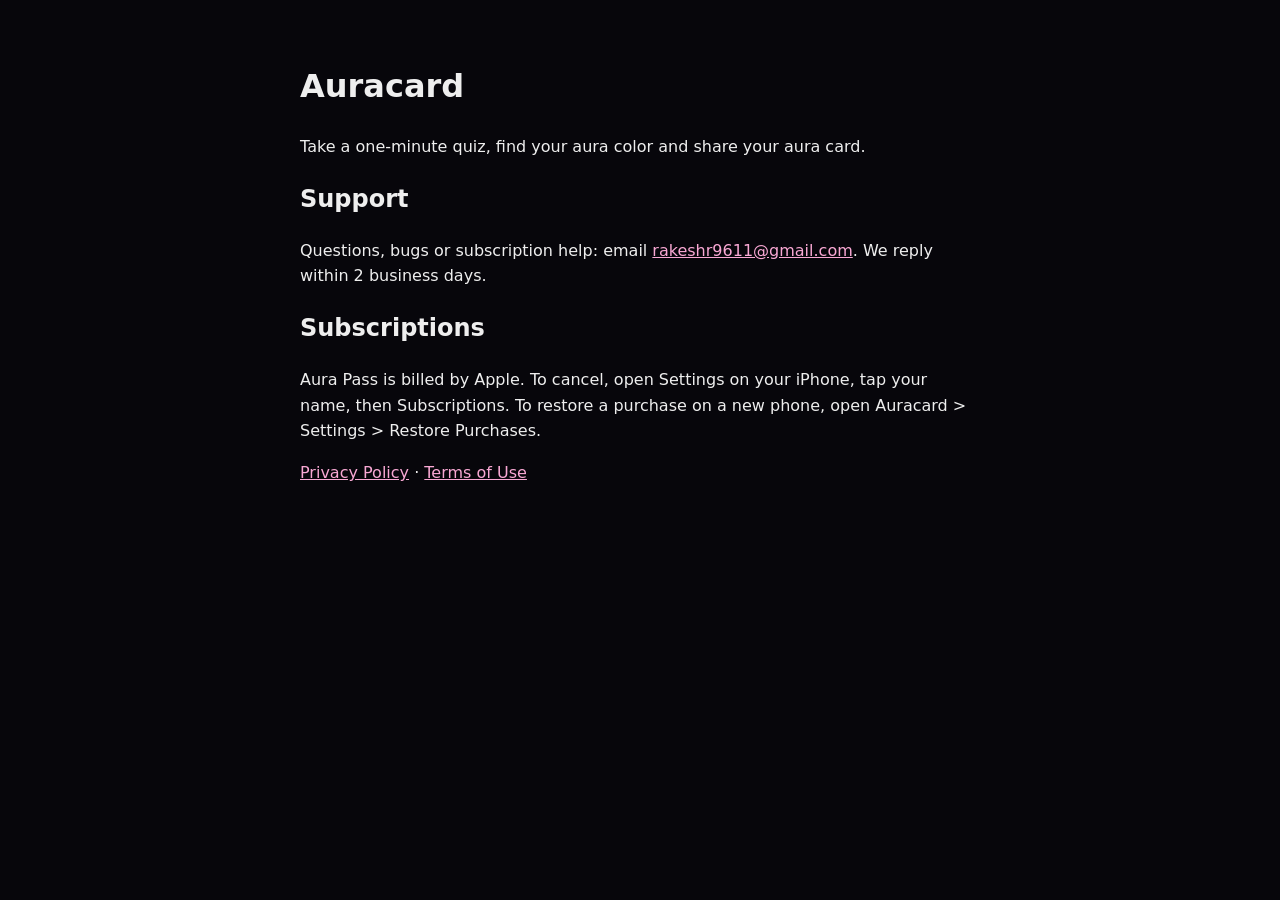
<file: index.html>
<!DOCTYPE html><html lang="en"><head><meta charset="utf-8"><meta name="viewport" content="width=device-width,initial-scale=1"><title>Auracard Support</title><link rel="stylesheet" href="style.css"></head><body>
<h1>Auracard</h1>
<p>Take a one-minute quiz, find your aura color and share your aura card.</p>
<h2>Support</h2>
<p>Questions, bugs or subscription help: email <a href="mailto:rakeshr9611@gmail.com">rakeshr9611@gmail.com</a>. We reply within 2 business days.</p>
<h2>Subscriptions</h2>
<p>Aura Pass is billed by Apple. To cancel, open Settings on your iPhone, tap your name, then Subscriptions. To restore a purchase on a new phone, open Auracard &gt; Settings &gt; Restore Purchases.</p>
<p><a href="privacy.html">Privacy Policy</a> · <a href="https://www.apple.com/legal/internet-services/itunes/dev/stdeula/">Terms of Use</a></p>
</body></html>
</file>
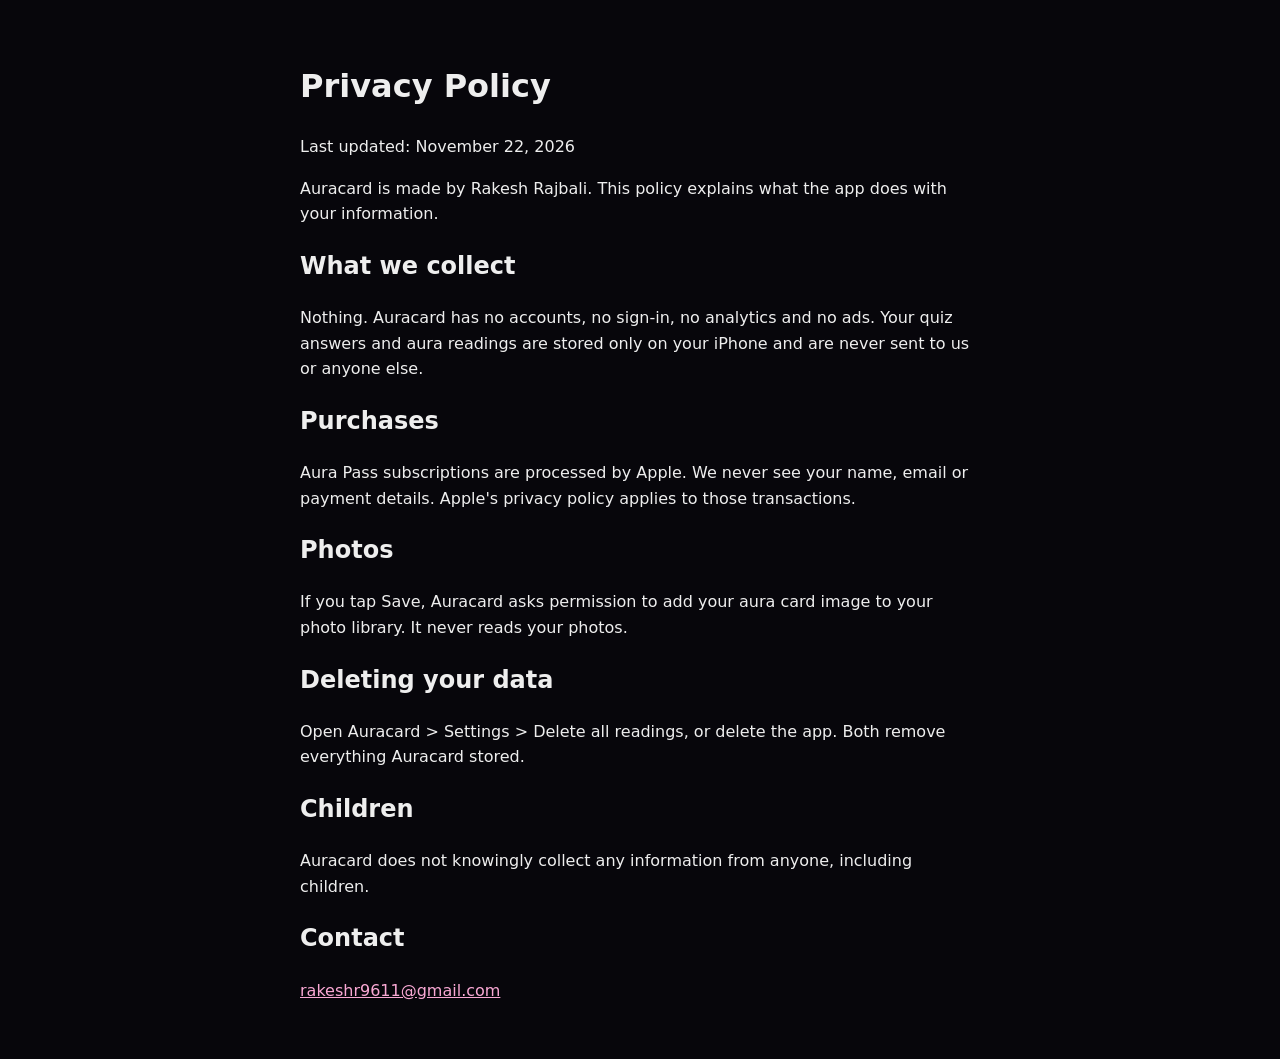
<file: privacy.html>
<!DOCTYPE html><html lang="en"><head><meta charset="utf-8"><meta name="viewport" content="width=device-width,initial-scale=1"><title>Auracard Privacy Policy</title><link rel="stylesheet" href="style.css"></head><body>
<h1>Privacy Policy</h1>
<p>Last updated: November 22, 2026</p>
<p>Auracard is made by Rakesh Rajbali. This policy explains what the app does with your information.</p>
<h2>What we collect</h2>
<p>Nothing. Auracard has no accounts, no sign-in, no analytics and no ads. Your quiz answers and aura readings are stored only on your iPhone and are never sent to us or anyone else.</p>
<h2>Purchases</h2>
<p>Aura Pass subscriptions are processed by Apple. We never see your name, email or payment details. Apple's privacy policy applies to those transactions.</p>
<h2>Photos</h2>
<p>If you tap Save, Auracard asks permission to add your aura card image to your photo library. It never reads your photos.</p>
<h2>Deleting your data</h2>
<p>Open Auracard &gt; Settings &gt; Delete all readings, or delete the app. Both remove everything Auracard stored.</p>
<h2>Children</h2>
<p>Auracard does not knowingly collect any information from anyone, including children.</p>
<h2>Contact</h2>
<p><a href="mailto:rakeshr9611@gmail.com">rakeshr9611@gmail.com</a></p>
</body></html>
</file>
<file: style.css>
body{font-family:-apple-system,system-ui,sans-serif;max-width:680px;margin:0 auto;padding:40px 20px;background:#07060b;color:#eee;line-height:1.6}
a{color:#f9a8d4}h1{font-size:2rem}
</file>
